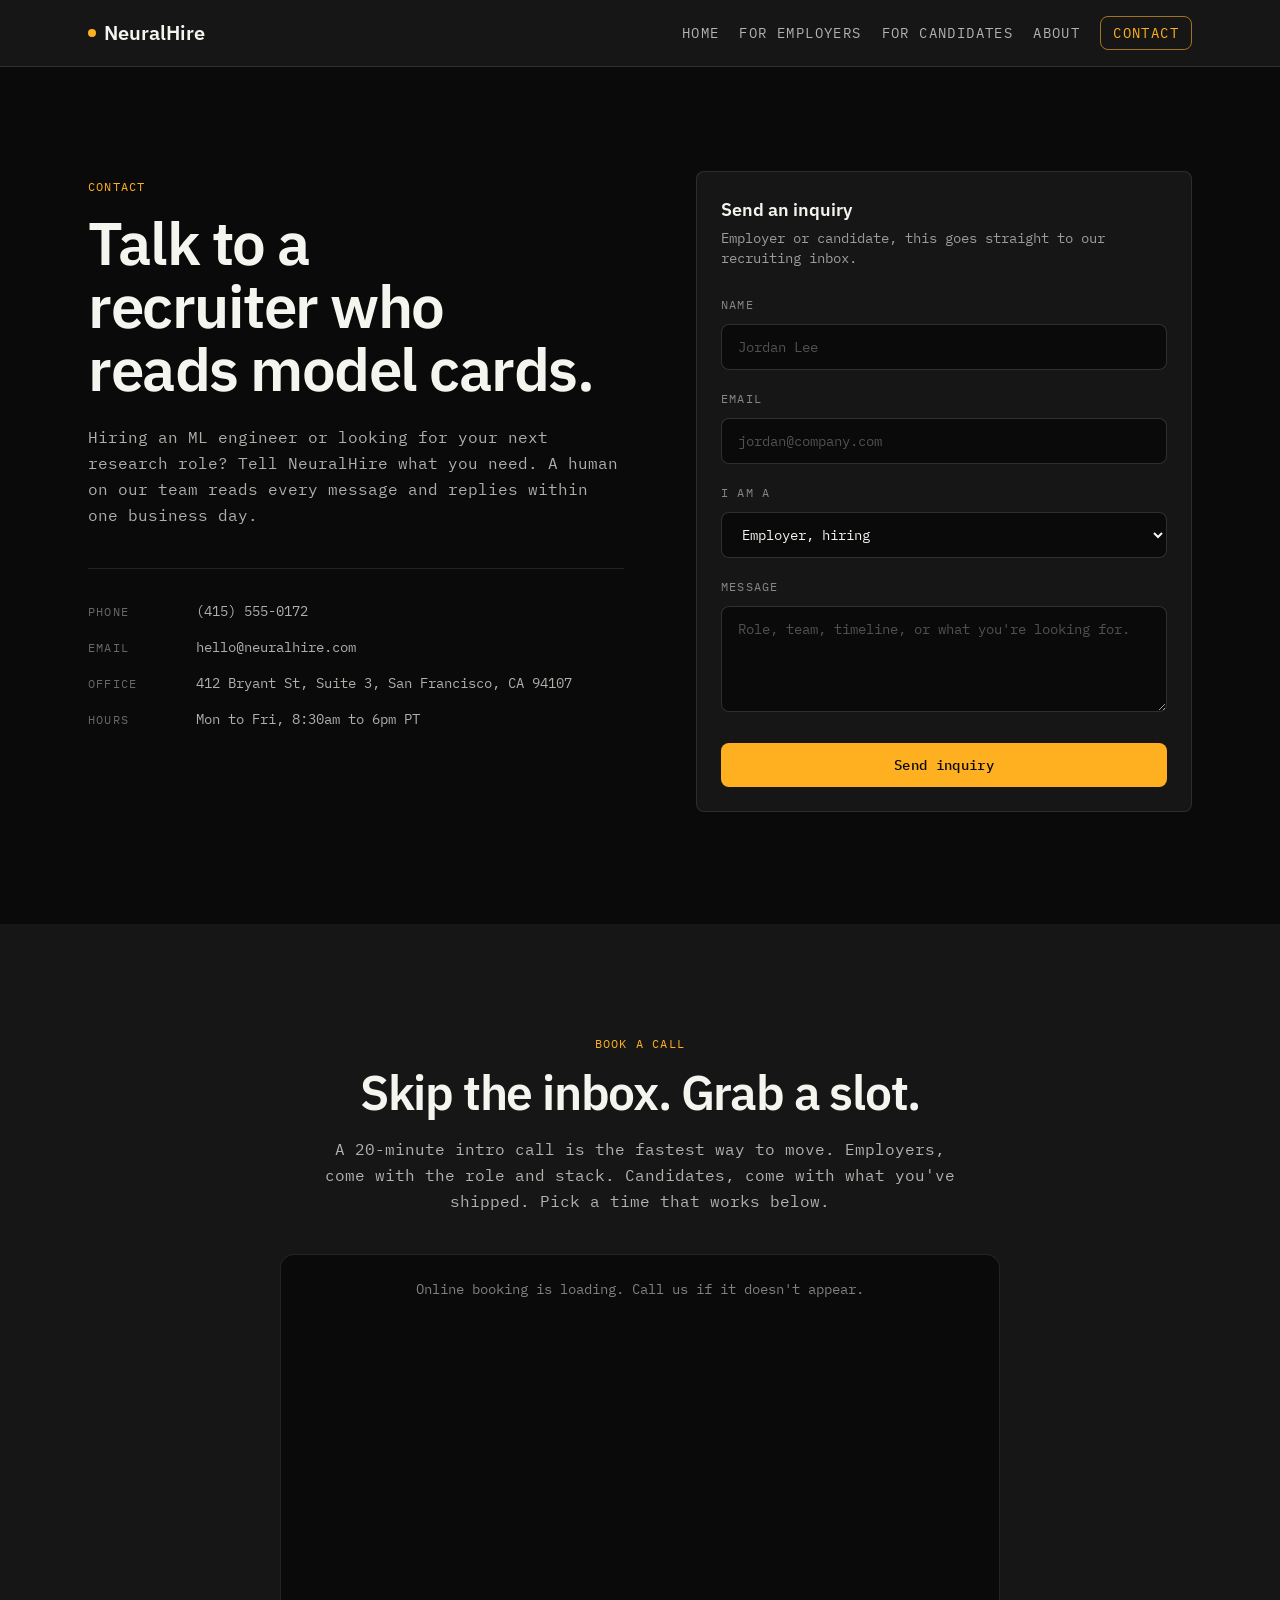
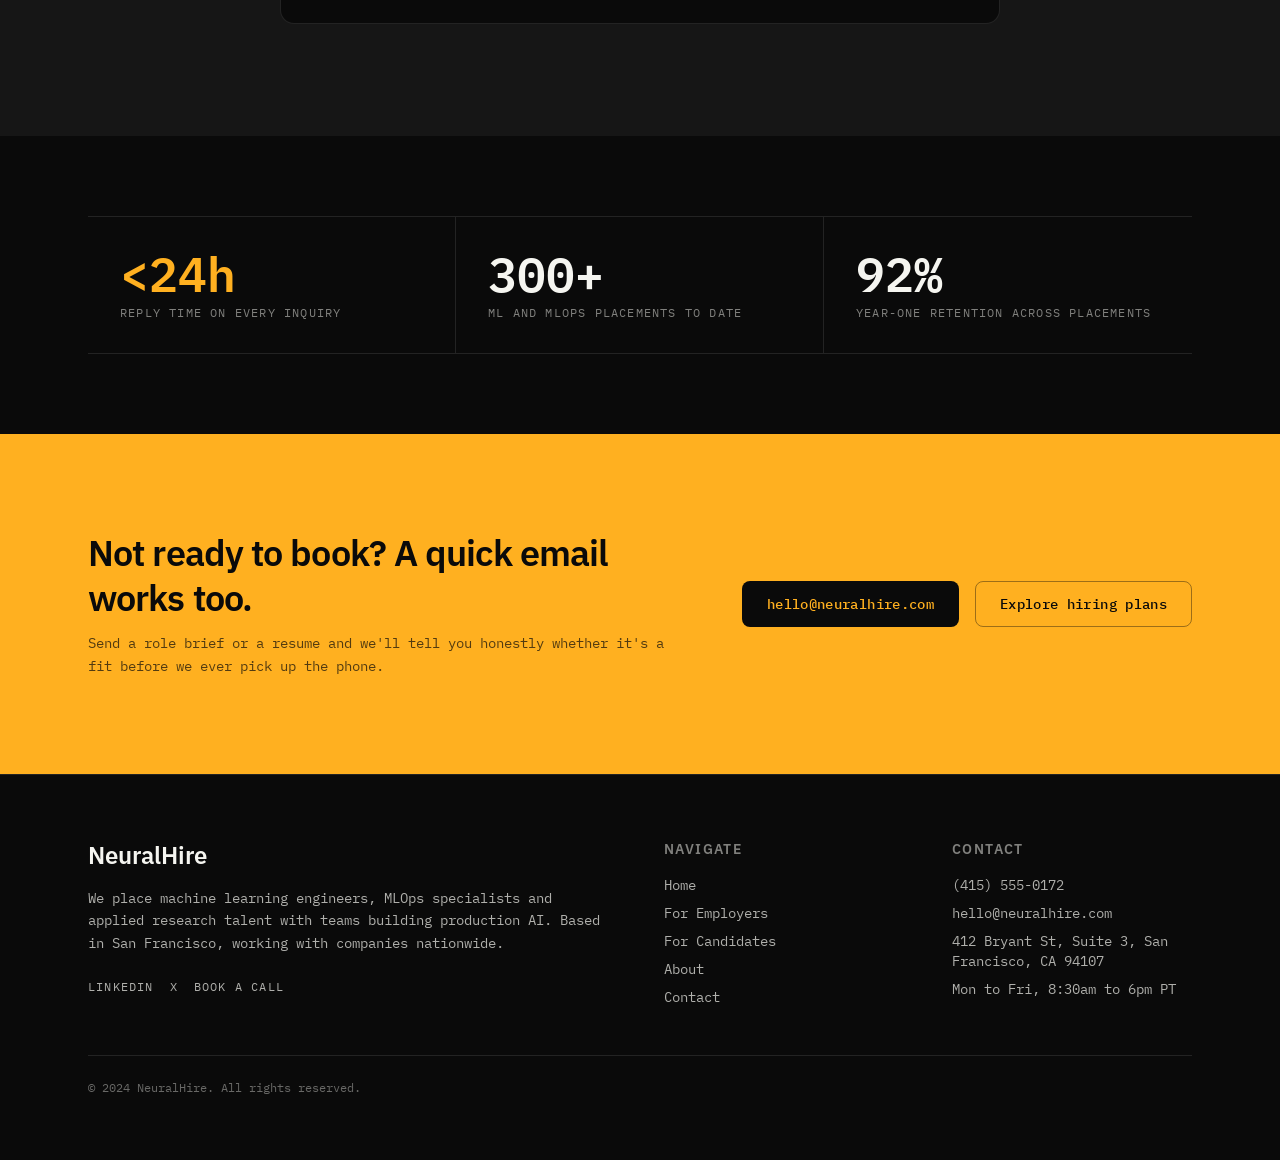
<file: contact.html>
<!DOCTYPE html>
<html lang="en">
<head>
<meta charset="utf-8">
<meta name="viewport" content="width=device-width, initial-scale=1">
<title>Contact NeuralHire | Book a Call or Send an Inquiry</title>
<meta name="description" content="Reach the NeuralHire team directly. Book an intro call, ask about a role, or tell us what your AI team needs. We respond within one business day.">
<link rel="canonical" href="https://neuralhire-f32e.sites.tibly.ai/contact">
<meta property="og:type" content="website">
<meta property="og:url" content="https://neuralhire-f32e.sites.tibly.ai/contact">
<meta property="og:site_name" content="NeuralHire">
<meta property="og:title" content="Contact NeuralHire | Book a Call or Send an Inquiry">
<meta property="og:description" content="Reach the NeuralHire team directly. Book an intro call, ask about a role, or tell us what your AI team needs. We respond within one business day.">
<meta name="twitter:card" content="summary_large_image">
<link rel="icon" href="/favicon.svg" type="image/svg+xml">
<link rel="preconnect" href="https://fonts.googleapis.com">
<link rel="preconnect" href="https://fonts.gstatic.com" crossorigin>
<link href="https://fonts.googleapis.com/css2?family=IBM+Plex+Sans:wght@400;500;600;700&family=IBM+Plex+Mono:wght@400;500;600&display=swap" rel="stylesheet">
<link rel="stylesheet" href="/styles.css?v=d89ec289">
</head>
<body>
<!-- block:header -->
<header class="sticky top-0 z-50 border-b border-white/10 bg-neutral-950/95 backdrop-blur">
  <div class="mx-auto flex w-full max-w-6xl flex-col gap-3 px-4 py-4 sm:flex-row sm:items-center sm:justify-between sm:px-6">
    <a href="/" class="flex items-center gap-2 font-display text-xl font-semibold text-ink">
      <span class="h-2 w-2 rounded-full bg-brand-400"></span>
      <span data-tibly-field="business-name">NeuralHire</span>
    </a>
    <nav class="flex flex-wrap items-center gap-x-5 gap-y-2 font-body text-xs uppercase tracking-widest text-ink/70 sm:text-sm">
      <a href="/" class="transition hover:text-brand-400">Home</a>
      <a href="/for-employers" class="transition hover:text-brand-400">For Employers</a>
      <a href="/for-candidates" class="transition hover:text-brand-400">For Candidates</a>
      <a href="/about" class="transition hover:text-brand-400">About</a>
      <a href="/contact" class="rounded-md border border-brand-400/60 px-3 py-1.5 text-brand-400 transition hover:bg-brand-400 hover:text-neutral-950">Contact</a>
    </nav>
  </div>
</header>
<!-- /block:header -->
<!-- block:split-hero -->
<section class="relative overflow-hidden bg-neutral-950 py-20 sm:py-28" data-block="split-hero">
  <div class="mx-auto grid w-full max-w-6xl grid-cols-1 gap-12 px-4 sm:px-6 md:grid-cols-12 md:items-start md:gap-8">
    <div class="md:col-span-6">
      <p class="font-body text-xs uppercase tracking-widest text-brand-400">Contact</p>
      <h1 class="mt-4 font-display text-4xl font-semibold leading-[1.05] tracking-tight text-ink md:text-6xl">
        Talk to a<br class="hidden sm:block"> recruiter who<br class="hidden sm:block"> reads model cards.
      </h1>
      <p class="mt-6 max-w-prose font-body text-sm leading-relaxed text-ink/70 sm:text-base">
        Hiring an ML engineer or looking for your next research role? Tell <span data-tibly-field="business-name">NeuralHire</span> what you need. A human on our team reads every message and replies within one business day.
      </p>

      <div class="mt-10 space-y-4 border-t border-white/10 pt-8 font-body text-sm text-ink/70">
        <div class="flex flex-col gap-1 sm:flex-row sm:items-baseline sm:gap-3">
          <span class="w-24 shrink-0 text-xs uppercase tracking-widest text-ink/40">Phone</span>
          <a href="tel:+14155550172" data-tibly-field="phone" class="transition hover:text-brand-400">(415) 555-0172</a>
        </div>
        <div class="flex flex-col gap-1 sm:flex-row sm:items-baseline sm:gap-3">
          <span class="w-24 shrink-0 text-xs uppercase tracking-widest text-ink/40">Email</span>
          <a href="mailto:hello@neuralhire.com" data-tibly-field="email" class="break-words transition hover:text-brand-400">hello@neuralhire.com</a>
        </div>
        <div class="flex flex-col gap-1 sm:flex-row sm:items-baseline sm:gap-3">
          <span class="w-24 shrink-0 text-xs uppercase tracking-widest text-ink/40">Office</span>
          <span data-tibly-field="address">412 Bryant St, Suite 3, San Francisco, CA 94107</span>
        </div>
        <div class="flex flex-col gap-1 sm:flex-row sm:items-baseline sm:gap-3">
          <span class="w-24 shrink-0 text-xs uppercase tracking-widest text-ink/40">Hours</span>
          <span data-tibly-field="hours">Mon to Fri, 8:30am to 6pm PT</span>
        </div>
      </div>
    </div>

    <div class="md:col-span-6 md:mt-4">
      <div class="card md:-mt-6 md:ml-4 lg:ml-10">
        <p class="font-display text-lg font-semibold text-ink">Send an inquiry</p>
        <p class="mt-1 font-body text-sm text-ink/60">Employer or candidate, this goes straight to our recruiting inbox.</p>

        <form method="POST" action="https://api.tibly.ai/api/public/site-forms" class="mt-6 flex flex-col gap-4">
          <input type="hidden" name="_page" value="/contact">
          <input type="text" name="_gotcha" class="hidden" tabindex="-1" autocomplete="off" aria-hidden="true">

          <div>
            <label for="name" class="font-body text-xs uppercase tracking-widest text-ink/50">Name</label>
            <input id="name" name="name" type="text" required class="mt-2 w-full rounded-md border border-white/15 bg-neutral-950 px-4 py-3 font-body text-sm text-ink placeholder:text-ink/30 focus:border-brand-400 focus:outline-none" placeholder="Jordan Lee">
          </div>

          <div>
            <label for="email" class="font-body text-xs uppercase tracking-widest text-ink/50">Email</label>
            <input id="email" name="email" type="email" required class="mt-2 w-full rounded-md border border-white/15 bg-neutral-950 px-4 py-3 font-body text-sm text-ink placeholder:text-ink/30 focus:border-brand-400 focus:outline-none" placeholder="jordan@company.com">
          </div>

          <div>
            <label for="role" class="font-body text-xs uppercase tracking-widest text-ink/50">I am a</label>
            <select id="role" name="role" class="mt-2 w-full rounded-md border border-white/15 bg-neutral-950 px-4 py-3 font-body text-sm text-ink focus:border-brand-400 focus:outline-none">
              <option value="employer">Employer, hiring</option>
              <option value="candidate">Candidate, looking</option>
              <option value="other">Something else</option>
            </select>
          </div>

          <div>
            <label for="message" class="font-body text-xs uppercase tracking-widest text-ink/50">Message</label>
            <textarea id="message" name="message" required rows="4" class="mt-2 w-full rounded-md border border-white/15 bg-neutral-950 px-4 py-3 font-body text-sm text-ink placeholder:text-ink/30 focus:border-brand-400 focus:outline-none" placeholder="Role, team, timeline, or what you're looking for."></textarea>
          </div>

          <button type="submit" class="btn mt-2 w-full sm:w-auto">Send inquiry</button>
        </form>
      </div>
    </div>
  </div>
</section>
<!-- /block:split-hero -->
<!-- block:booking -->
<section class="bg-surface py-20 sm:py-28" data-block="booking">
  <div class="mx-auto w-full max-w-3xl px-4 text-center sm:px-6">
    <p class="font-body text-xs uppercase tracking-widest text-brand-400">Book a call</p>
    <h2 class="mt-4 font-display text-3xl font-semibold tracking-tight text-ink md:text-5xl">Skip the inbox. Grab a slot.</h2>
    <p class="mx-auto mt-5 max-w-prose font-body text-sm leading-relaxed text-ink/70 sm:text-base">
      A 20-minute intro call is the fastest way to move. Employers, come with the role and stack. Candidates, come with what you've shipped. Pick a time that works below.
    </p>

    <div class="mt-10 rounded-lg border border-white/10 bg-neutral-950 p-4 sm:p-6">
      <div data-tibly-booking class="min-h-[320px] w-full">
        <p class="font-body text-sm text-ink/50">Online booking is loading. Call us if it doesn't appear.</p>
      </div>
    </div>
  </div>
</section>
<!-- /block:booking -->
<!-- block:trust-bar -->
<section class="bg-neutral-950 py-16 sm:py-20" data-block="trust-bar">
  <div class="mx-auto w-full max-w-6xl px-4 sm:px-6">
    <div class="grid grid-cols-1 divide-y divide-white/10 border-y border-white/10 sm:grid-cols-3 sm:divide-x sm:divide-y-0">
      <div class="flex flex-col gap-2 px-2 py-8 sm:px-8">
        <span class="font-body text-4xl font-semibold text-brand-400 md:text-5xl">&lt;24h</span>
        <span class="font-body text-xs uppercase tracking-widest text-ink/50">Reply time on every inquiry</span>
      </div>
      <div class="flex flex-col gap-2 px-2 py-8 sm:px-8">
        <span class="font-body text-4xl font-semibold text-ink md:text-5xl">300+</span>
        <span class="font-body text-xs uppercase tracking-widest text-ink/50">ML and MLOps placements to date</span>
      </div>
      <div class="flex flex-col gap-2 px-2 py-8 sm:px-8">
        <span class="font-body text-4xl font-semibold text-ink md:text-5xl">92%</span>
        <span class="font-body text-xs uppercase tracking-widest text-ink/50">Year-one retention across placements</span>
      </div>
    </div>
  </div>
</section>
<!-- /block:trust-bar -->
<!-- block:cta-banner -->
<section class="bg-brand-400 py-16 sm:py-24" data-block="cta-banner">
  <div class="mx-auto flex w-full max-w-6xl flex-col items-start justify-between gap-8 px-4 sm:px-6 md:flex-row md:items-center">
    <div class="max-w-xl">
      <h2 class="font-display text-3xl font-semibold leading-tight tracking-tight text-neutral-950 md:text-4xl">
        Not ready to book? A quick email works too.
      </h2>
      <p class="mt-3 font-body text-sm leading-relaxed text-neutral-950/70">
        Send a role brief or a resume and we'll tell you honestly whether it's a fit before we ever pick up the phone.
      </p>
    </div>
    <div class="flex flex-wrap gap-4">
      <a href="mailto:hello@neuralhire.com" data-tibly-field="email" class="inline-flex items-center justify-center rounded-md border border-neutral-950/30 bg-neutral-950 px-6 py-3 font-body text-sm font-medium tracking-wide text-brand-400 transition hover:bg-neutral-900">hello@neuralhire.com</a>
      <a href="/for-employers" class="inline-flex items-center justify-center rounded-md border border-neutral-950/40 px-6 py-3 font-body text-sm font-medium tracking-wide text-neutral-950 transition hover:border-neutral-950 hover:bg-neutral-950/10">Explore hiring plans</a>
    </div>
  </div>
</section>
<!-- /block:cta-banner -->
<!-- block:footer -->
<footer class="border-t border-white/10 bg-neutral-950">
  <div class="mx-auto w-full max-w-6xl px-4 py-16 sm:px-6">
    <div class="grid grid-cols-1 gap-12 md:grid-cols-4">
      <div class="md:col-span-2">
        <p class="font-display text-2xl font-semibold text-ink"><span data-tibly-field="business-name">NeuralHire</span></p>
        <p class="mt-4 max-w-prose font-body text-sm leading-relaxed text-ink/70">We place machine learning engineers, MLOps specialists and applied research talent with teams building production AI. Based in San Francisco, working with companies nationwide.</p>
        <div data-tibly-field="links" class="mt-6 flex flex-wrap gap-4 font-body text-xs uppercase tracking-widest">
          <a href="https://linkedin.com" class="text-ink/70 transition hover:text-brand-400">LinkedIn</a>
          <a href="https://x.com" class="text-ink/70 transition hover:text-brand-400">X</a>
          <a href="/contact" class="text-ink/70 transition hover:text-brand-400">Book a Call</a>
        </div>
      </div>

      <div>
        <p class="font-display text-sm font-semibold uppercase tracking-widest text-ink/50">Navigate</p>
        <nav class="mt-4 flex flex-col gap-2 font-body text-sm text-ink/70">
          <a href="/" class="transition hover:text-brand-400">Home</a>
          <a href="/for-employers" class="transition hover:text-brand-400">For Employers</a>
          <a href="/for-candidates" class="transition hover:text-brand-400">For Candidates</a>
          <a href="/about" class="transition hover:text-brand-400">About</a>
          <a href="/contact" class="transition hover:text-brand-400">Contact</a>
        </nav>
      </div>

      <div>
        <p class="font-display text-sm font-semibold uppercase tracking-widest text-ink/50">Contact</p>
        <div class="mt-4 flex flex-col gap-2 font-body text-sm text-ink/70">
          <a href="tel:+14155550172" data-tibly-field="phone" class="transition hover:text-brand-400">(415) 555-0172</a>
          <a href="mailto:hello@neuralhire.com" data-tibly-field="email" class="transition hover:text-brand-400">hello@neuralhire.com</a>
          <span data-tibly-field="address">412 Bryant St, Suite 3, San Francisco, CA 94107</span>
          <span data-tibly-field="hours">Mon to Fri, 8:30am to 6pm PT</span>
        </div>
      </div>
    </div>

    <div class="mt-12 border-t border-white/10 pt-6 font-body text-xs text-ink/40">
      <p>&copy; 2024 <span data-tibly-field="business-name">NeuralHire</span>. All rights reserved.</p>
    </div>
  </div>
</footer>
<!-- /block:footer -->
  <script async src="https://api.tibly.ai/widget/v1.js"></script>
</body>
</html>
</file>
<file: styles.css>
/*! tailwindcss v4.3.2 | MIT License | https://tailwindcss.com */
@layer properties{@supports (((-webkit-hyphens:none)) and (not (margin-trim:inline))) or ((-moz-orient:inline) and (not (color:rgb(from red r g b)))){*,:before,:after,::backdrop{--tw-space-y-reverse:0;--tw-divide-y-reverse:0;--tw-border-style:solid;--tw-leading:initial;--tw-font-weight:initial;--tw-tracking:initial;--tw-shadow:0 0 #0000;--tw-shadow-color:initial;--tw-shadow-alpha:100%;--tw-inset-shadow:0 0 #0000;--tw-inset-shadow-color:initial;--tw-inset-shadow-alpha:100%;--tw-ring-color:initial;--tw-ring-shadow:0 0 #0000;--tw-inset-ring-color:initial;--tw-inset-ring-shadow:0 0 #0000;--tw-ring-inset:initial;--tw-ring-offset-width:0px;--tw-ring-offset-color:#fff;--tw-ring-offset-shadow:0 0 #0000;--tw-backdrop-blur:initial;--tw-backdrop-brightness:initial;--tw-backdrop-contrast:initial;--tw-backdrop-grayscale:initial;--tw-backdrop-hue-rotate:initial;--tw-backdrop-invert:initial;--tw-backdrop-opacity:initial;--tw-backdrop-saturate:initial;--tw-backdrop-sepia:initial;--tw-divide-x-reverse:0}}}@layer theme{:root,:host{--font-sans:ui-sans-serif, system-ui, sans-serif, "Apple Color Emoji", "Segoe UI Emoji", "Segoe UI Symbol", "Noto Color Emoji";--font-mono:ui-monospace, SFMono-Regular, Menlo, Monaco, Consolas, "Liberation Mono", "Courier New", monospace;--color-neutral-800:oklch(26.9% 0 0);--color-neutral-900:oklch(20.5% 0 0);--color-neutral-950:oklch(14.5% 0 0);--color-white:#fff;--spacing:.25rem;--container-md:28rem;--container-xl:36rem;--container-2xl:42rem;--container-3xl:48rem;--container-6xl:72rem;--text-xs:.75rem;--text-xs--line-height:calc(1 / .75);--text-sm:.875rem;--text-sm--line-height:calc(1.25 / .875);--text-base:1rem;--text-base--line-height:calc(1.5 / 1);--text-lg:1.125rem;--text-lg--line-height:calc(1.75 / 1.125);--text-xl:1.25rem;--text-xl--line-height:calc(1.75 / 1.25);--text-2xl:1.5rem;--text-2xl--line-height:calc(2 / 1.5);--text-3xl:1.875rem;--text-3xl--line-height:calc(2.25 / 1.875);--text-4xl:2.25rem;--text-4xl--line-height:calc(2.5 / 2.25);--text-5xl:3rem;--text-5xl--line-height:1;--text-6xl:3.75rem;--text-6xl--line-height:1;--text-7xl:4.5rem;--text-7xl--line-height:1;--font-weight-normal:400;--font-weight-medium:500;--font-weight-semibold:600;--tracking-tight:-.025em;--tracking-wide:.025em;--tracking-widest:.1em;--leading-tight:1.25;--leading-relaxed:1.625;--radius-sm:4px;--radius-md:8px;--radius-lg:14px;--default-transition-duration:.15s;--default-transition-timing-function:cubic-bezier(.4, 0, .2, 1);--default-font-family:var(--font-sans);--default-mono-font-family:var(--font-mono);--color-brand-50:#fff8ec;--color-brand-100:#ffedc7;--color-brand-200:#ffdb8f;--color-brand-300:#ffc457;--color-brand-400:#ffb020;--color-brand-500:#f59e0b;--color-brand-600:#d98408;--color-brand-700:#b3670a;--color-brand-800:#8a4f0d;--color-brand-900:#5c350a;--color-surface:#161616;--color-ink:#f5f5f0;--font-display:"IBM Plex Sans", ui-sans-serif, sans-serif;--font-body:"IBM Plex Mono", ui-monospace, monospace}}@layer base{*,:after,:before,::backdrop{box-sizing:border-box;border:0 solid;margin:0;padding:0}::file-selector-button{box-sizing:border-box;border:0 solid;margin:0;padding:0}html,:host{-webkit-text-size-adjust:100%;tab-size:4;line-height:1.5;font-family:var(--default-font-family,ui-sans-serif, system-ui, sans-serif, "Apple Color Emoji", "Segoe UI Emoji", "Segoe UI Symbol", "Noto Color Emoji");font-feature-settings:var(--default-font-feature-settings,normal);font-variation-settings:var(--default-font-variation-settings,normal);-webkit-tap-highlight-color:transparent}hr{height:0;color:inherit;border-top-width:1px}abbr:where([title]){-webkit-text-decoration:underline dotted;text-decoration:underline dotted}h1,h2,h3,h4,h5,h6{font-size:inherit;font-weight:inherit}a{color:inherit;-webkit-text-decoration:inherit;-webkit-text-decoration:inherit;-webkit-text-decoration:inherit;text-decoration:inherit}b,strong{font-weight:bolder}code,kbd,samp,pre{font-family:var(--default-mono-font-family,ui-monospace, SFMono-Regular, Menlo, Monaco, Consolas, "Liberation Mono", "Courier New", monospace);font-feature-settings:var(--default-mono-font-feature-settings,normal);font-variation-settings:var(--default-mono-font-variation-settings,normal);font-size:1em}small{font-size:80%}sub,sup{vertical-align:baseline;font-size:75%;line-height:0;position:relative}sub{bottom:-.25em}sup{top:-.5em}table{text-indent:0;border-color:inherit;border-collapse:collapse}:-moz-focusring{outline:auto}progress{vertical-align:baseline}summary{display:list-item}ol,ul,menu{list-style:none}img,svg,video,canvas,audio,iframe,embed,object{vertical-align:middle;display:block}img,video{max-width:100%;height:auto}button,input,select,optgroup,textarea{font:inherit;font-feature-settings:inherit;font-variation-settings:inherit;letter-spacing:inherit;color:inherit;opacity:1;background-color:#0000;border-radius:0}::file-selector-button{font:inherit;font-feature-settings:inherit;font-variation-settings:inherit;letter-spacing:inherit;color:inherit;opacity:1;background-color:#0000;border-radius:0}:where(select:is([multiple],[size])) optgroup{font-weight:bolder}:where(select:is([multiple],[size])) optgroup option{padding-inline-start:20px}::file-selector-button{margin-inline-end:4px}::placeholder{opacity:1}@supports (not ((-webkit-appearance:-apple-pay-button))) or (contain-intrinsic-size:1px){::placeholder{color:currentColor}@supports (color:color-mix(in lab, red, red)){::placeholder{color:color-mix(in oklab, currentcolor 50%, transparent)}}}textarea{resize:vertical}::-webkit-search-decoration{-webkit-appearance:none}::-webkit-date-and-time-value{min-height:1lh;text-align:inherit}::-webkit-datetime-edit{display:inline-flex}::-webkit-datetime-edit-fields-wrapper{padding:0}::-webkit-datetime-edit{padding-block:0}::-webkit-datetime-edit-year-field{padding-block:0}::-webkit-datetime-edit-month-field{padding-block:0}::-webkit-datetime-edit-day-field{padding-block:0}::-webkit-datetime-edit-hour-field{padding-block:0}::-webkit-datetime-edit-minute-field{padding-block:0}::-webkit-datetime-edit-second-field{padding-block:0}::-webkit-datetime-edit-millisecond-field{padding-block:0}::-webkit-datetime-edit-meridiem-field{padding-block:0}::-webkit-calendar-picker-indicator{line-height:1}:-moz-ui-invalid{box-shadow:none}button,input:where([type=button],[type=reset],[type=submit]){appearance:button}::file-selector-button{appearance:button}::-webkit-inner-spin-button{height:auto}::-webkit-outer-spin-button{height:auto}[hidden]:where(:not([hidden=until-found])){display:none!important}}@layer components{.btn{border-radius:var(--radius-md);background-color:var(--color-brand-400);padding-inline:calc(var(--spacing) * 6);padding-block:calc(var(--spacing) * 3);font-family:var(--font-body);font-size:var(--text-sm);line-height:var(--tw-leading,var(--text-sm--line-height));--tw-font-weight:var(--font-weight-medium);font-weight:var(--font-weight-medium);--tw-tracking:var(--tracking-wide);letter-spacing:var(--tracking-wide);color:var(--color-neutral-950);transition-property:color,background-color,border-color,outline-color,text-decoration-color,fill,stroke,--tw-gradient-from,--tw-gradient-via,--tw-gradient-to,opacity,box-shadow,transform,translate,scale,rotate,filter,-webkit-backdrop-filter,backdrop-filter,display,content-visibility,overlay,pointer-events;transition-timing-function:var(--tw-ease,var(--default-transition-timing-function));transition-duration:var(--tw-duration,var(--default-transition-duration));justify-content:center;align-items:center;display:inline-flex}@media (hover:hover){.btn:hover{background-color:var(--color-brand-300)}}.btn:focus{--tw-ring-shadow:var(--tw-ring-inset,) 0 0 0 calc(2px + var(--tw-ring-offset-width)) var(--tw-ring-color,currentcolor);box-shadow:var(--tw-inset-shadow), var(--tw-inset-ring-shadow), var(--tw-ring-offset-shadow), var(--tw-ring-shadow), var(--tw-shadow);--tw-ring-color:var(--color-brand-400);--tw-ring-offset-width:2px;--tw-ring-offset-shadow:var(--tw-ring-inset,) 0 0 0 var(--tw-ring-offset-width) var(--tw-ring-offset-color);--tw-ring-offset-color:var(--color-neutral-950);--tw-outline-style:none;outline-style:none}.btn-secondary{border-radius:var(--radius-md);border-style:var(--tw-border-style);border-width:1px;border-color:#fff3;justify-content:center;align-items:center;display:inline-flex}@supports (color:color-mix(in lab, red, red)){.btn-secondary{border-color:color-mix(in oklab, var(--color-white) 20%, transparent)}}.btn-secondary{padding-inline:calc(var(--spacing) * 6);padding-block:calc(var(--spacing) * 3);font-family:var(--font-body);font-size:var(--text-sm);line-height:var(--tw-leading,var(--text-sm--line-height));--tw-font-weight:var(--font-weight-medium);font-weight:var(--font-weight-medium);--tw-tracking:var(--tracking-wide);letter-spacing:var(--tracking-wide);color:var(--color-ink);transition-property:color,background-color,border-color,outline-color,text-decoration-color,fill,stroke,--tw-gradient-from,--tw-gradient-via,--tw-gradient-to,opacity,box-shadow,transform,translate,scale,rotate,filter,-webkit-backdrop-filter,backdrop-filter,display,content-visibility,overlay,pointer-events;transition-timing-function:var(--tw-ease,var(--default-transition-timing-function));transition-duration:var(--tw-duration,var(--default-transition-duration))}@media (hover:hover){.btn-secondary:hover{border-color:var(--color-brand-400);color:var(--color-brand-400)}}.card{border-radius:var(--radius-md);border-style:var(--tw-border-style);border-width:1px;border-color:#ffffff1a}@supports (color:color-mix(in lab, red, red)){.card{border-color:color-mix(in oklab, var(--color-white) 10%, transparent)}}.card{background-color:var(--color-surface);padding:calc(var(--spacing) * 6)}}@layer utilities{.relative{position:relative}.sticky{position:sticky}.top-0{top:0}.z-50{z-index:50}.mx-auto{margin-inline:auto}.mt-1{margin-top:var(--spacing)}.mt-2{margin-top:calc(var(--spacing) * 2)}.mt-3{margin-top:calc(var(--spacing) * 3)}.mt-4{margin-top:calc(var(--spacing) * 4)}.mt-5{margin-top:calc(var(--spacing) * 5)}.mt-6{margin-top:calc(var(--spacing) * 6)}.mt-8{margin-top:calc(var(--spacing) * 8)}.mt-10{margin-top:calc(var(--spacing) * 10)}.mt-12{margin-top:calc(var(--spacing) * 12)}.mt-14{margin-top:calc(var(--spacing) * 14)}.mt-16{margin-top:calc(var(--spacing) * 16)}.flex{display:flex}.grid{display:grid}.hidden{display:none}.inline-flex{display:inline-flex}.aspect-\[4\/5\]{aspect-ratio:4/5}.h-2{height:calc(var(--spacing) * 2)}.h-full{height:100%}.min-h-\[320px\]{min-height:320px}.w-2{width:calc(var(--spacing) * 2)}.w-24{width:calc(var(--spacing) * 24)}.w-full{width:100%}.max-w-2xl{max-width:var(--container-2xl)}.max-w-3xl{max-width:var(--container-3xl)}.max-w-6xl{max-width:var(--container-6xl)}.max-w-prose{max-width:65ch}.max-w-xl{max-width:var(--container-xl)}.flex-shrink-0,.shrink-0{flex-shrink:0}.grid-cols-1{grid-template-columns:repeat(1,minmax(0,1fr))}.grid-cols-2{grid-template-columns:repeat(2,minmax(0,1fr))}.flex-col{flex-direction:column}.flex-wrap{flex-wrap:wrap}.items-center{align-items:center}.items-start{align-items:flex-start}.justify-between{justify-content:space-between}.justify-center{justify-content:center}.gap-1{gap:var(--spacing)}.gap-2{gap:calc(var(--spacing) * 2)}.gap-3{gap:calc(var(--spacing) * 3)}.gap-4{gap:calc(var(--spacing) * 4)}.gap-6{gap:calc(var(--spacing) * 6)}.gap-8{gap:calc(var(--spacing) * 8)}.gap-10{gap:calc(var(--spacing) * 10)}.gap-12{gap:calc(var(--spacing) * 12)}.gap-16{gap:calc(var(--spacing) * 16)}:where(.space-y-4>:not(:last-child)){--tw-space-y-reverse:0;margin-block-start:calc(calc(var(--spacing) * 4) * var(--tw-space-y-reverse));margin-block-end:calc(calc(var(--spacing) * 4) * calc(1 - var(--tw-space-y-reverse)))}.gap-x-5{column-gap:calc(var(--spacing) * 5)}.gap-x-10{column-gap:calc(var(--spacing) * 10)}.gap-y-2{row-gap:calc(var(--spacing) * 2)}.gap-y-4{row-gap:calc(var(--spacing) * 4)}:where(.divide-y>:not(:last-child)){--tw-divide-y-reverse:0;border-bottom-style:var(--tw-border-style);border-top-style:var(--tw-border-style);border-top-width:calc(1px * var(--tw-divide-y-reverse));border-bottom-width:calc(1px * calc(1 - var(--tw-divide-y-reverse)))}:where(.divide-white\/10>:not(:last-child)){border-color:#ffffff1a}@supports (color:color-mix(in lab, red, red)){:where(.divide-white\/10>:not(:last-child)){border-color:color-mix(in oklab, var(--color-white) 10%, transparent)}}.overflow-hidden{overflow:hidden}.rounded-full{border-radius:3.40282e38px}.rounded-lg{border-radius:var(--radius-lg)}.rounded-md{border-radius:var(--radius-md)}.border{border-style:var(--tw-border-style);border-width:1px}.border-0{border-style:var(--tw-border-style);border-width:0}.border-y{border-block-style:var(--tw-border-style);border-block-width:1px}.border-t{border-top-style:var(--tw-border-style);border-top-width:1px}.border-r{border-right-style:var(--tw-border-style);border-right-width:1px}.border-b{border-bottom-style:var(--tw-border-style);border-bottom-width:1px}.border-brand-400\/60{border-color:#ffb02099}@supports (color:color-mix(in lab, red, red)){.border-brand-400\/60{border-color:color-mix(in oklab, var(--color-brand-400) 60%, transparent)}}.border-neutral-950\/15{border-color:#0a0a0a26}@supports (color:color-mix(in lab, red, red)){.border-neutral-950\/15{border-color:color-mix(in oklab, var(--color-neutral-950) 15%, transparent)}}.border-neutral-950\/30{border-color:#0a0a0a4d}@supports (color:color-mix(in lab, red, red)){.border-neutral-950\/30{border-color:color-mix(in oklab, var(--color-neutral-950) 30%, transparent)}}.border-neutral-950\/40{border-color:#0a0a0a66}@supports (color:color-mix(in lab, red, red)){.border-neutral-950\/40{border-color:color-mix(in oklab, var(--color-neutral-950) 40%, transparent)}}.border-white\/10{border-color:#ffffff1a}@supports (color:color-mix(in lab, red, red)){.border-white\/10{border-color:color-mix(in oklab, var(--color-white) 10%, transparent)}}.border-white\/15{border-color:#ffffff26}@supports (color:color-mix(in lab, red, red)){.border-white\/15{border-color:color-mix(in oklab, var(--color-white) 15%, transparent)}}.bg-brand-400{background-color:var(--color-brand-400)}.bg-ink{background-color:var(--color-ink)}.bg-neutral-950{background-color:var(--color-neutral-950)}.bg-neutral-950\/95{background-color:#0a0a0af2}@supports (color:color-mix(in lab, red, red)){.bg-neutral-950\/95{background-color:color-mix(in oklab, var(--color-neutral-950) 95%, transparent)}}.bg-surface{background-color:var(--color-surface)}.object-cover{object-fit:cover}.p-4{padding:calc(var(--spacing) * 4)}.p-5{padding:calc(var(--spacing) * 5)}.p-6{padding:calc(var(--spacing) * 6)}.px-2{padding-inline:calc(var(--spacing) * 2)}.px-3{padding-inline:calc(var(--spacing) * 3)}.px-4{padding-inline:calc(var(--spacing) * 4)}.px-6{padding-inline:calc(var(--spacing) * 6)}.py-1\.5{padding-block:calc(var(--spacing) * 1.5)}.py-3{padding-block:calc(var(--spacing) * 3)}.py-4{padding-block:calc(var(--spacing) * 4)}.py-8{padding-block:calc(var(--spacing) * 8)}.py-10{padding-block:calc(var(--spacing) * 10)}.py-14{padding-block:calc(var(--spacing) * 14)}.py-16{padding-block:calc(var(--spacing) * 16)}.py-20{padding-block:calc(var(--spacing) * 20)}.py-24{padding-block:calc(var(--spacing) * 24)}.pt-4{padding-top:calc(var(--spacing) * 4)}.pt-6{padding-top:calc(var(--spacing) * 6)}.pt-8{padding-top:calc(var(--spacing) * 8)}.text-center{text-align:center}.font-body{font-family:var(--font-body)}.font-display{font-family:var(--font-display)}.text-2xl{font-size:var(--text-2xl);line-height:var(--tw-leading,var(--text-2xl--line-height))}.text-3xl{font-size:var(--text-3xl);line-height:var(--tw-leading,var(--text-3xl--line-height))}.text-4xl{font-size:var(--text-4xl);line-height:var(--tw-leading,var(--text-4xl--line-height))}.text-5xl{font-size:var(--text-5xl);line-height:var(--tw-leading,var(--text-5xl--line-height))}.text-base{font-size:var(--text-base);line-height:var(--tw-leading,var(--text-base--line-height))}.text-lg{font-size:var(--text-lg);line-height:var(--tw-leading,var(--text-lg--line-height))}.text-sm{font-size:var(--text-sm);line-height:var(--tw-leading,var(--text-sm--line-height))}.text-xl{font-size:var(--text-xl);line-height:var(--tw-leading,var(--text-xl--line-height))}.text-xs{font-size:var(--text-xs);line-height:var(--tw-leading,var(--text-xs--line-height))}.leading-\[1\.05\]{--tw-leading:1.05;line-height:1.05}.leading-relaxed{--tw-leading:var(--leading-relaxed);line-height:var(--leading-relaxed)}.leading-tight{--tw-leading:var(--leading-tight);line-height:var(--leading-tight)}.font-medium{--tw-font-weight:var(--font-weight-medium);font-weight:var(--font-weight-medium)}.font-normal{--tw-font-weight:var(--font-weight-normal);font-weight:var(--font-weight-normal)}.font-semibold{--tw-font-weight:var(--font-weight-semibold);font-weight:var(--font-weight-semibold)}.tracking-\[0\.3em\]{--tw-tracking:.3em;letter-spacing:.3em}.tracking-tight{--tw-tracking:var(--tracking-tight);letter-spacing:var(--tracking-tight)}.tracking-wide{--tw-tracking:var(--tracking-wide);letter-spacing:var(--tracking-wide)}.tracking-widest{--tw-tracking:var(--tracking-widest);letter-spacing:var(--tracking-widest)}.break-words{overflow-wrap:break-word}.text-brand-400{color:var(--color-brand-400)}.text-brand-600{color:var(--color-brand-600)}.text-ink{color:var(--color-ink)}.text-ink\/40{color:#f5f5f066}@supports (color:color-mix(in lab, red, red)){.text-ink\/40{color:color-mix(in oklab, var(--color-ink) 40%, transparent)}}.text-ink\/50{color:#f5f5f080}@supports (color:color-mix(in lab, red, red)){.text-ink\/50{color:color-mix(in oklab, var(--color-ink) 50%, transparent)}}.text-ink\/60{color:#f5f5f099}@supports (color:color-mix(in lab, red, red)){.text-ink\/60{color:color-mix(in oklab, var(--color-ink) 60%, transparent)}}.text-ink\/70{color:#f5f5f0b3}@supports (color:color-mix(in lab, red, red)){.text-ink\/70{color:color-mix(in oklab, var(--color-ink) 70%, transparent)}}.text-neutral-950{color:var(--color-neutral-950)}.text-neutral-950\/70{color:#0a0a0ab3}@supports (color:color-mix(in lab, red, red)){.text-neutral-950\/70{color:color-mix(in oklab, var(--color-neutral-950) 70%, transparent)}}.uppercase{text-transform:uppercase}.shadow-lg{--tw-shadow:0 10px 15px -3px var(--tw-shadow-color,#0000001a), 0 4px 6px -4px var(--tw-shadow-color,#0000001a);box-shadow:var(--tw-inset-shadow), var(--tw-inset-ring-shadow), var(--tw-ring-offset-shadow), var(--tw-ring-shadow), var(--tw-shadow)}.backdrop-blur{--tw-backdrop-blur:blur(8px);-webkit-backdrop-filter:var(--tw-backdrop-blur,) var(--tw-backdrop-brightness,) var(--tw-backdrop-contrast,) var(--tw-backdrop-grayscale,) var(--tw-backdrop-hue-rotate,) var(--tw-backdrop-invert,) var(--tw-backdrop-opacity,) var(--tw-backdrop-saturate,) var(--tw-backdrop-sepia,);backdrop-filter:var(--tw-backdrop-blur,) var(--tw-backdrop-brightness,) var(--tw-backdrop-contrast,) var(--tw-backdrop-grayscale,) var(--tw-backdrop-hue-rotate,) var(--tw-backdrop-invert,) var(--tw-backdrop-opacity,) var(--tw-backdrop-saturate,) var(--tw-backdrop-sepia,)}.transition{transition-property:color,background-color,border-color,outline-color,text-decoration-color,fill,stroke,--tw-gradient-from,--tw-gradient-via,--tw-gradient-to,opacity,box-shadow,transform,translate,scale,rotate,filter,-webkit-backdrop-filter,backdrop-filter,display,content-visibility,overlay,pointer-events;transition-timing-function:var(--tw-ease,var(--default-transition-timing-function));transition-duration:var(--tw-duration,var(--default-transition-duration))}.placeholder\:text-ink\/30::placeholder{color:#f5f5f04d}@supports (color:color-mix(in lab, red, red)){.placeholder\:text-ink\/30::placeholder{color:color-mix(in oklab, var(--color-ink) 30%, transparent)}}@media (hover:hover){.hover\:border-brand-400\/50:hover{border-color:#ffb02080}@supports (color:color-mix(in lab, red, red)){.hover\:border-brand-400\/50:hover{border-color:color-mix(in oklab, var(--color-brand-400) 50%, transparent)}}.hover\:border-neutral-950:hover{border-color:var(--color-neutral-950)}.hover\:bg-brand-400:hover{background-color:var(--color-brand-400)}.hover\:bg-neutral-800:hover{background-color:var(--color-neutral-800)}.hover\:bg-neutral-900:hover{background-color:var(--color-neutral-900)}.hover\:bg-neutral-950\/10:hover{background-color:#0a0a0a1a}@supports (color:color-mix(in lab, red, red)){.hover\:bg-neutral-950\/10:hover{background-color:color-mix(in oklab, var(--color-neutral-950) 10%, transparent)}}.hover\:text-brand-400:hover{color:var(--color-brand-400)}.hover\:text-neutral-950:hover{color:var(--color-neutral-950)}.hover\:underline:hover{text-decoration-line:underline}}.focus\:border-brand-400:focus{border-color:var(--color-brand-400)}.focus\:outline-none:focus{--tw-outline-style:none;outline-style:none}@media (min-width:40rem){.sm\:block{display:block}.sm\:w-auto{width:auto}.sm\:grid-cols-2{grid-template-columns:repeat(2,minmax(0,1fr))}.sm\:grid-cols-3{grid-template-columns:repeat(3,minmax(0,1fr))}.sm\:grid-cols-4{grid-template-columns:repeat(4,minmax(0,1fr))}.sm\:flex-row{flex-direction:row}.sm\:items-baseline{align-items:baseline}.sm\:items-center{align-items:center}.sm\:justify-between{justify-content:space-between}.sm\:gap-3{gap:calc(var(--spacing) * 3)}:where(.sm\:divide-x>:not(:last-child)){--tw-divide-x-reverse:0;border-inline-style:var(--tw-border-style);border-inline-start-width:calc(1px * var(--tw-divide-x-reverse));border-inline-end-width:calc(1px * calc(1 - var(--tw-divide-x-reverse)))}:where(.sm\:divide-y-0>:not(:last-child)){--tw-divide-y-reverse:0;border-bottom-style:var(--tw-border-style);border-top-style:var(--tw-border-style);border-top-width:calc(0px * var(--tw-divide-y-reverse));border-bottom-width:calc(0px * calc(1 - var(--tw-divide-y-reverse)))}.sm\:p-6{padding:calc(var(--spacing) * 6)}.sm\:px-6{padding-inline:calc(var(--spacing) * 6)}.sm\:px-8{padding-inline:calc(var(--spacing) * 8)}.sm\:py-0{padding-block:0}.sm\:py-20{padding-block:calc(var(--spacing) * 20)}.sm\:py-24{padding-block:calc(var(--spacing) * 24)}.sm\:py-28{padding-block:calc(var(--spacing) * 28)}.sm\:text-left{text-align:left}.sm\:text-base{font-size:var(--text-base);line-height:var(--tw-leading,var(--text-base--line-height))}.sm\:text-sm{font-size:var(--text-sm);line-height:var(--tw-leading,var(--text-sm--line-height))}.sm\:first\:pl-0:first-child{padding-left:0}.sm\:last\:pr-0:last-child{padding-right:0}}@media (min-width:48rem){.md\:absolute{position:absolute}.md\:-bottom-8{bottom:calc(var(--spacing) * -8)}.md\:-left-8{left:calc(var(--spacing) * -8)}.md\:col-span-2{grid-column:span 2/span 2}.md\:col-span-6{grid-column:span 6/span 6}.md\:-mt-6{margin-top:calc(var(--spacing) * -6)}.md\:mt-0{margin-top:0}.md\:mt-4{margin-top:calc(var(--spacing) * 4)}.md\:ml-4{margin-left:calc(var(--spacing) * 4)}.md\:block{display:block}.md\:w-56{width:calc(var(--spacing) * 56)}.md\:w-64{width:calc(var(--spacing) * 64)}.md\:w-auto{width:auto}.md\:flex-none{flex:none}.md\:grid-cols-2{grid-template-columns:repeat(2,minmax(0,1fr))}.md\:grid-cols-3{grid-template-columns:repeat(3,minmax(0,1fr))}.md\:grid-cols-4{grid-template-columns:repeat(4,minmax(0,1fr))}.md\:grid-cols-12{grid-template-columns:repeat(12,minmax(0,1fr))}.md\:grid-cols-\[auto_1fr\]{grid-template-columns:auto 1fr}.md\:flex-row{flex-direction:row}.md\:items-baseline{align-items:baseline}.md\:items-center{align-items:center}.md\:items-end{align-items:flex-end}.md\:items-start{align-items:flex-start}.md\:justify-between{justify-content:space-between}.md\:gap-8{gap:calc(var(--spacing) * 8)}.md\:gap-10{gap:calc(var(--spacing) * 10)}.md\:border-r{border-right-style:var(--tw-border-style);border-right-width:1px}.md\:border-b-0{border-bottom-style:var(--tw-border-style);border-bottom-width:0}.md\:bg-neutral-950{background-color:var(--color-neutral-950)}.md\:py-16{padding-block:calc(var(--spacing) * 16)}.md\:py-20{padding-block:calc(var(--spacing) * 20)}.md\:py-24{padding-block:calc(var(--spacing) * 24)}.md\:py-28{padding-block:calc(var(--spacing) * 28)}.md\:py-32{padding-block:calc(var(--spacing) * 32)}.md\:text-4xl{font-size:var(--text-4xl);line-height:var(--tw-leading,var(--text-4xl--line-height))}.md\:text-5xl{font-size:var(--text-5xl);line-height:var(--tw-leading,var(--text-5xl--line-height))}.md\:text-6xl{font-size:var(--text-6xl);line-height:var(--tw-leading,var(--text-6xl--line-height))}.md\:text-7xl{font-size:var(--text-7xl);line-height:var(--tw-leading,var(--text-7xl--line-height))}.md\:shadow-2xl{--tw-shadow:0 25px 50px -12px var(--tw-shadow-color,#00000040);box-shadow:var(--tw-inset-shadow), var(--tw-inset-ring-shadow), var(--tw-ring-offset-shadow), var(--tw-ring-shadow), var(--tw-shadow)}}@media (min-width:64rem){.lg\:col-span-5{grid-column:span 5/span 5}.lg\:col-span-7{grid-column:span 7/span 7}.lg\:ml-10{margin-left:calc(var(--spacing) * 10)}.lg\:w-full{width:100%}.lg\:max-w-md{max-width:var(--container-md)}.lg\:grid-cols-2{grid-template-columns:repeat(2,minmax(0,1fr))}.lg\:grid-cols-4{grid-template-columns:repeat(4,minmax(0,1fr))}.lg\:grid-cols-12{grid-template-columns:repeat(12,minmax(0,1fr))}.lg\:grid-cols-\[1\.3fr_1fr\]{grid-template-columns:1.3fr 1fr}.lg\:items-center{align-items:center}.lg\:gap-8{gap:calc(var(--spacing) * 8)}.lg\:gap-12{gap:calc(var(--spacing) * 12)}.lg\:gap-16{gap:calc(var(--spacing) * 16)}.lg\:justify-self-end{justify-self:flex-end}.lg\:py-32{padding-block:calc(var(--spacing) * 32)}.lg\:text-7xl{font-size:var(--text-7xl);line-height:var(--tw-leading,var(--text-7xl--line-height))}}}@property --tw-space-y-reverse{syntax:"*";inherits:false;initial-value:0}@property --tw-divide-y-reverse{syntax:"*";inherits:false;initial-value:0}@property --tw-border-style{syntax:"*";inherits:false;initial-value:solid}@property --tw-leading{syntax:"*";inherits:false}@property --tw-font-weight{syntax:"*";inherits:false}@property --tw-tracking{syntax:"*";inherits:false}@property --tw-shadow{syntax:"*";inherits:false;initial-value:0 0 #0000}@property --tw-shadow-color{syntax:"*";inherits:false}@property --tw-shadow-alpha{syntax:"<percentage>";inherits:false;initial-value:100%}@property --tw-inset-shadow{syntax:"*";inherits:false;initial-value:0 0 #0000}@property --tw-inset-shadow-color{syntax:"*";inherits:false}@property --tw-inset-shadow-alpha{syntax:"<percentage>";inherits:false;initial-value:100%}@property --tw-ring-color{syntax:"*";inherits:false}@property --tw-ring-shadow{syntax:"*";inherits:false;initial-value:0 0 #0000}@property --tw-inset-ring-color{syntax:"*";inherits:false}@property --tw-inset-ring-shadow{syntax:"*";inherits:false;initial-value:0 0 #0000}@property --tw-ring-inset{syntax:"*";inherits:false}@property --tw-ring-offset-width{syntax:"<length>";inherits:false;initial-value:0}@property --tw-ring-offset-color{syntax:"*";inherits:false;initial-value:#fff}@property --tw-ring-offset-shadow{syntax:"*";inherits:false;initial-value:0 0 #0000}@property --tw-backdrop-blur{syntax:"*";inherits:false}@property --tw-backdrop-brightness{syntax:"*";inherits:false}@property --tw-backdrop-contrast{syntax:"*";inherits:false}@property --tw-backdrop-grayscale{syntax:"*";inherits:false}@property --tw-backdrop-hue-rotate{syntax:"*";inherits:false}@property --tw-backdrop-invert{syntax:"*";inherits:false}@property --tw-backdrop-opacity{syntax:"*";inherits:false}@property --tw-backdrop-saturate{syntax:"*";inherits:false}@property --tw-backdrop-sepia{syntax:"*";inherits:false}@property --tw-divide-x-reverse{syntax:"*";inherits:false;initial-value:0}
</file>
